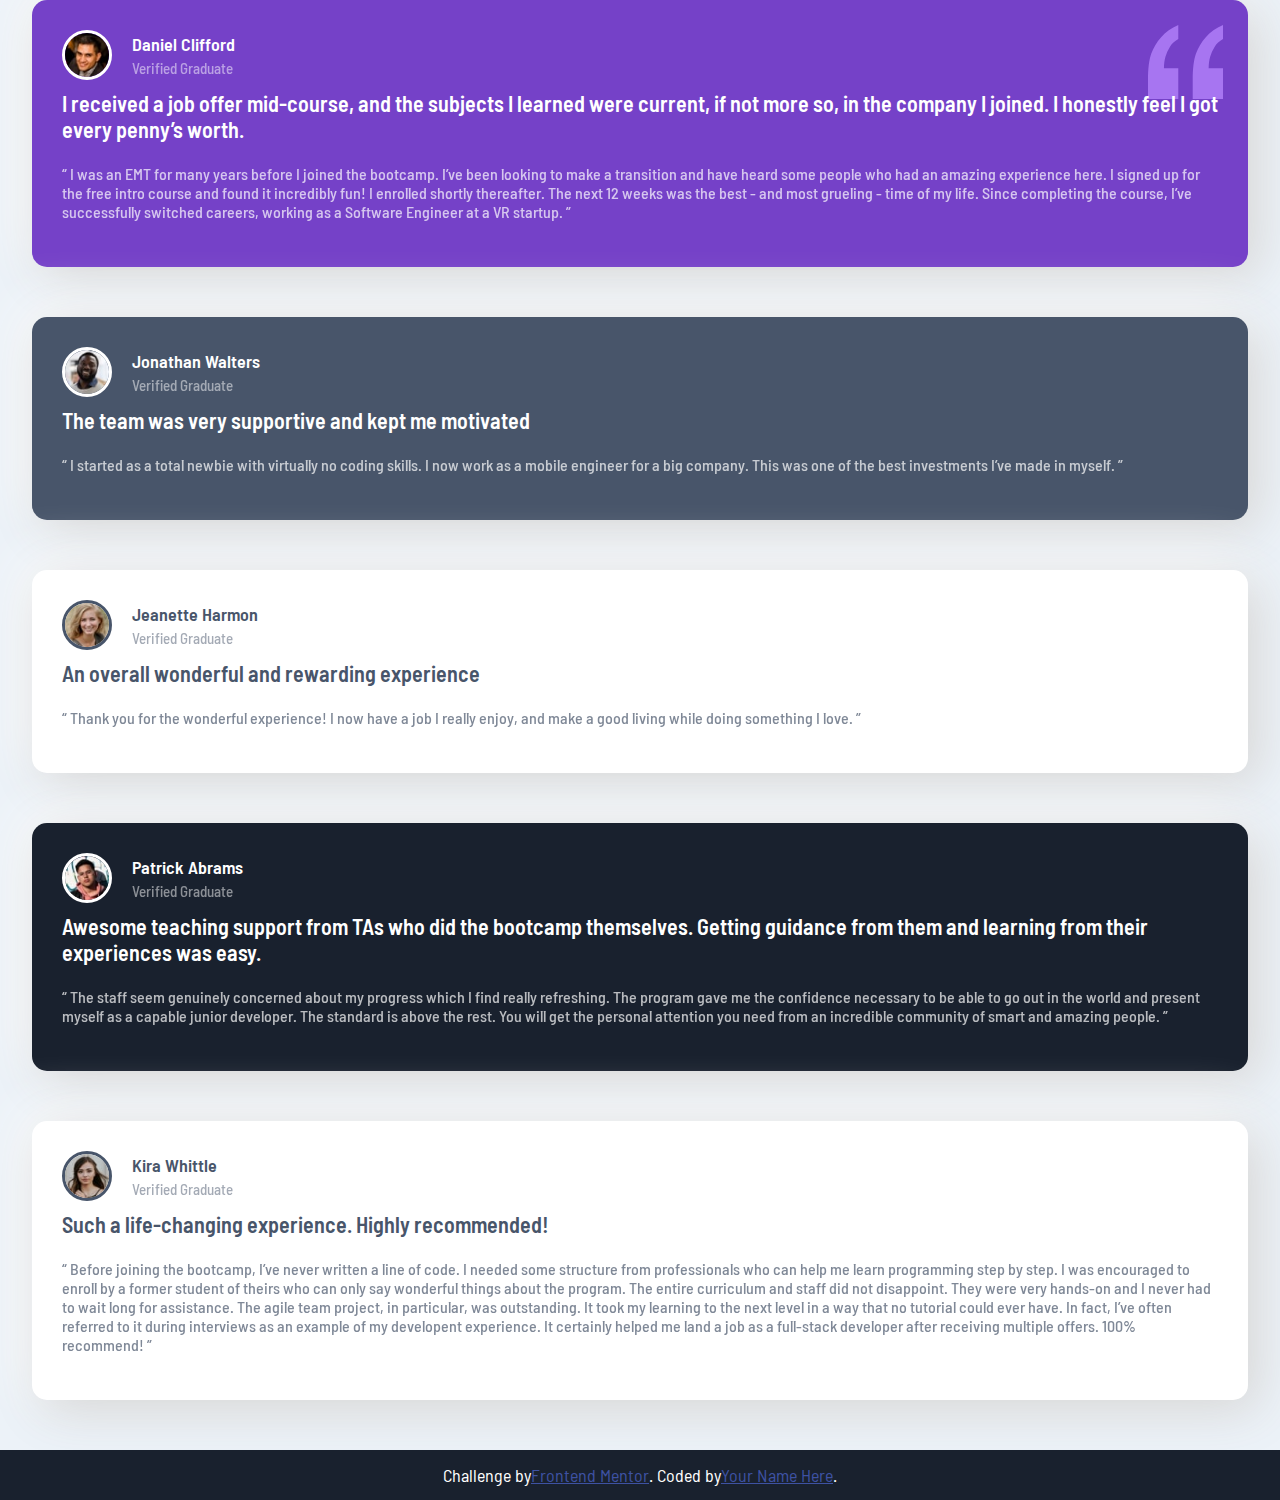
<file: index.html>
<!DOCTYPE html>
<html lang="en">
<head>
  <meta charset="UTF-8">
  <meta name="viewport" content="width=device-width, initial-scale=1.0">

  <link rel="icon" type="image/png" sizes="32x32" href="./images/favicon-32x32.png">
  <link rel="stylesheet" href="style.css">
  
  <title>Frontend Mentor | Testimonials Grid Section Main</title>
</head>
<body>
  <div class="card-container">
    <section class="card card--violet">
      <img src="images/bg-pattern-quotation.svg" alt="" class="decoration">
      <div class="profile">
        <img src="images/image-daniel.jpg" alt="daniel profile image" class="profile__img">
        <div class="profile-text">
          <h2 class="profile__name">Daniel Clifford</h2>
          <p class="profile__stat">Verified Graduate</p>
        </div>
      </div>
      <div class="testimony">
        <p class="testimony__title">
          I received a job offer mid-course, and the subjects I learned were current, if not more so, in the company I joined. I honestly feel I got every penny’s worth.
        </p>
        <p class="testimony__text">
          “ I was an EMT for many years before I joined the bootcamp. I’ve been looking to make a transition and have heard some people who had an amazing experience here. I signed up for the free intro course and found it incredibly fun! I enrolled shortly thereafter. The next 12 weeks was the best - and most grueling - time of my life. Since completing the course, I’ve successfully switched careers, working as a Software Engineer at a VR startup. ”
        </p>
      </div>
    </section>
    <section class="card card--grayish-blue">
      <div class="profile">
        <img src="images/image-jonathan.jpg" alt="jonatan profile image" class="profile__img">
        <div class="profile-text">
          <h2 class="profile__name">Jonathan Walters</h2>
          <p class="profile__stat">Verified Graduate</p>
        </div>
      </div>
      <div class="testimony">
        <p class="testimony__title">
          The team was very supportive and kept me motivated
        </p>
        <p class="testimony__text">
          “ I started as a total newbie with virtually no coding skills. I now work as a mobile engineer for a big company. This was one of the best investments I’ve made in myself. ”
        </p>
      </div>
    </section>
    <section class="card card--white">
      <div class="profile">
        <img src="images/image-jeanette.jpg" alt="jeanette profile image" class="profile__img">
        <div class="profile-text">
          <h2 class="profile__name">Jeanette Harmon</h2>
          <p class="profile__stat">Verified Graduate</p>
        </div>
      </div>
      <div class="testimony">
        <p class="testimony__title">
          An overall wonderful and rewarding experience
        </p>
        <p class="testimony__text">
          “ Thank you for the wonderful experience! I now have a job I really enjoy, and make a good living while doing something I love. ”
        </p>
      </div>
    </section>
    <section class="card card--dark-blue">
      <div class="profile">
        <img src="images/image-patrick.jpg" alt="patrick profile image" class="profile__img">
        <div class="profile-text">
          <h2 class="profile__name">Patrick Abrams</h2>
          <p class="profile__stat">Verified Graduate</p>
        </div>
      </div>
      <div class="testimony">
        <p class="testimony__title">
          Awesome teaching support from TAs who did the bootcamp themselves. Getting guidance from them and learning from their experiences was easy.
        </p>
        <p class="testimony__text">
          “ The staff seem genuinely concerned about my progress which I find really refreshing. The program gave me the confidence necessary to be able to go out in the world and present myself as a capable junior developer. The standard is above the rest. You will get the personal attention you need from an incredible community of smart and amazing people. ”
        </p>
      </div>
    </section>
    <section class="card card--white">
      <div class="profile">
        <img src="images/image-kira.jpg" alt="kira profile image" class="profile__img">
        <div class="profile-text">
          <h2 class="profile__name">Kira Whittle</h2>
          <p class="profile__stat">Verified Graduate</p>
        </div>
      </div>
      <div class="testimony">
        <p class="testimony__title">
          Such a life-changing experience. Highly recommended!
        </p>
        <p class="testimony__text">
          “ Before joining the bootcamp, I’ve never written a line of code. I needed some structure from professionals who can help me learn programming step by step. I was encouraged to enroll by a former student of theirs who can only say wonderful things about the program. The entire curriculum and staff did not disappoint. They were very hands-on and I never had to wait long for assistance. The agile team project, in particular, was outstanding. It took my learning to the next level in a way that no tutorial could ever have. In fact, I’ve often referred to it during interviews as an example of my developent experience. It certainly helped me land a job as a full-stack developer after receiving multiple offers. 
          100% recommend! ”
        </p>
      </div>
    </section>
  </div>

  <footer class="attribution">
    Challenge by <a href="https://www.frontendmentor.io?ref=challenge" target="_blank">Frontend Mentor</a>. 
    Coded by <a href="#">Your Name Here</a>.
  </footer>
</body>
</html>
</file>
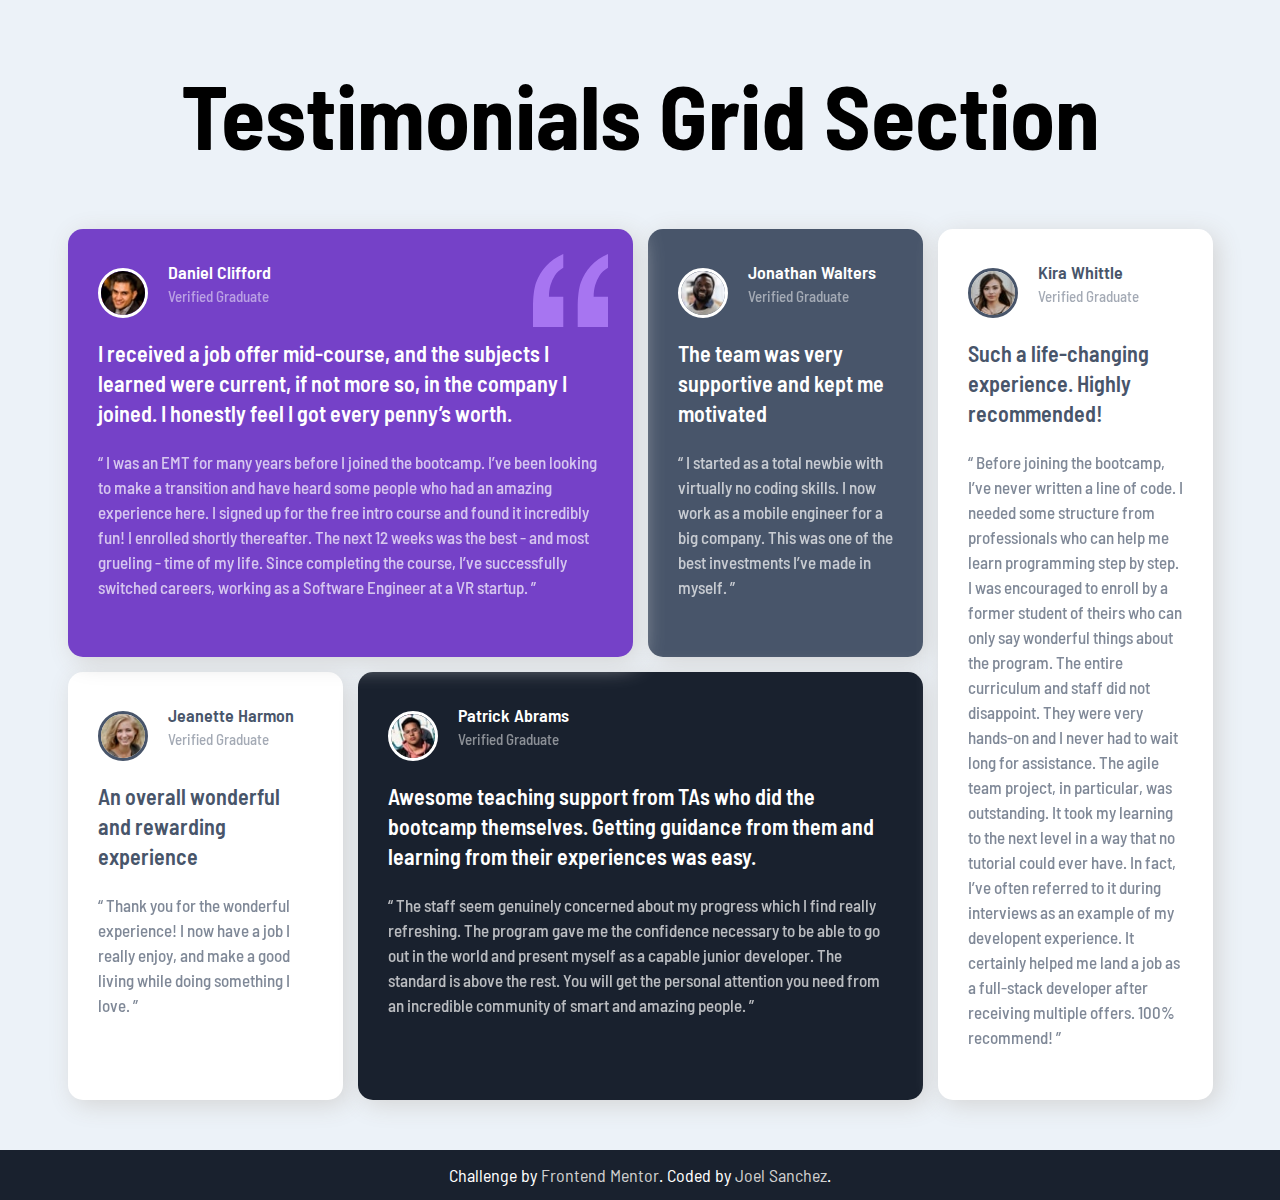
<file: docs/index.html>
<!DOCTYPE html>
<html lang="en">

<head>
  <meta charset="UTF-8">
  <meta name="viewport" content="width=device-width, initial-scale=1.0">

  <link rel="icon" type="image/png" sizes="32x32" href="./images/favicon-32x32.png">
  <link rel="stylesheet" href="css/style.css">

  <title>Frontend Mentor | Testimonials Grid Section Main</title>
</head>

<body>
  <header class="header">
    <h1 class="main-title">
      Testimonials Grid Section
    </h1>
  </header>
  <main class="card-container">
    <section class="card card--violet">
      <img src="assets/images/bg-pattern-quotation.svg" alt="decoration" class="decoration">
      <div class="profile">
        <img src="assets/images/image-daniel.jpg" alt="daniel profile image" class="profile__img">
        <div class="profile-text">
          <h2 class="profile__name">Daniel Clifford</h2>
          <p class="profile__stat">Verified Graduate</p>
        </div>
      </div>
      <div class="testimony">
        <p class="testimony__title">
          I received a job offer mid-course, and the subjects I learned were current, if not more so, in the company I
          joined. I honestly feel I got every penny’s worth.
        </p>
        <p class="testimony__text">
          “ I was an EMT for many years before I joined the bootcamp. I’ve been looking to make a transition and have
          heard some people who had an amazing experience here. I signed up for the free intro course and found it
          incredibly fun! I enrolled shortly thereafter. The next 12 weeks was the best - and most grueling - time of my
          life. Since completing the course, I’ve successfully switched careers, working as a Software Engineer at a VR
          startup. ”
        </p>
      </div>
    </section>
    <section class="card card--grayish-blue">
      <div class="profile">
        <img src="assets/images/image-jonathan.jpg" alt="jonatan profile image" class="profile__img">
        <div class="profile-text">
          <h2 class="profile__name">Jonathan Walters</h2>
          <p class="profile__stat">Verified Graduate</p>
        </div>
      </div>
      <div class="testimony">
        <p class="testimony__title">
          The team was very supportive and kept me motivated
        </p>
        <p class="testimony__text">
          “ I started as a total newbie with virtually no coding skills. I now work as a mobile engineer for a big
          company. This was one of the best investments I’ve made in myself. ”
        </p>
      </div>
    </section>
    <section class="card card--white">
      <div class="profile">
        <img src="assets/images/image-jeanette.jpg" alt="jeanette profile image" class="profile__img">
        <div class="profile-text">
          <h2 class="profile__name">Jeanette Harmon</h2>
          <p class="profile__stat">Verified Graduate</p>
        </div>
      </div>
      <div class="testimony">
        <p class="testimony__title">
          An overall wonderful and rewarding experience
        </p>
        <p class="testimony__text">
          “ Thank you for the wonderful experience! I now have a job I really enjoy, and make a good living while doing
          something I love. ”
        </p>
      </div>
    </section>
    <section class="card card--dark-blue">
      <div class="profile">
        <img src="assets/images/image-patrick.jpg" alt="patrick profile image" class="profile__img">
        <div class="profile-text">
          <h2 class="profile__name">Patrick Abrams</h2>
          <p class="profile__stat">Verified Graduate</p>
        </div>
      </div>
      <div class="testimony">
        <p class="testimony__title">
          Awesome teaching support from TAs who did the bootcamp themselves. Getting guidance from them and learning
          from their experiences was easy.
        </p>
        <p class="testimony__text">
          “ The staff seem genuinely concerned about my progress which I find really refreshing. The program gave me the
          confidence necessary to be able to go out in the world and present myself as a capable junior developer. The
          standard is above the rest. You will get the personal attention you need from an incredible community of smart
          and amazing people. ”
        </p>
      </div>
    </section>
    <section class="card card--white">
      <div class="profile">
        <img src="assets/images/image-kira.jpg" alt="kira profile image" class="profile__img">
        <div class="profile-text">
          <h2 class="profile__name">Kira Whittle</h2>
          <p class="profile__stat">Verified Graduate</p>
        </div>
      </div>
      <div class="testimony">
        <p class="testimony__title">
          Such a life-changing experience. Highly recommended!
        </p>
        <p class="testimony__text">
          “ Before joining the bootcamp, I’ve never written a line of code. I needed some structure from professionals
          who can help me learn programming step by step. I was encouraged to enroll by a former student of theirs who
          can only say wonderful things about the program. The entire curriculum and staff did not disappoint. They were
          very hands-on and I never had to wait long for assistance. The agile team project, in particular, was
          outstanding. It took my learning to the next level in a way that no tutorial could ever have. In fact, I’ve
          often referred to it during interviews as an example of my developent experience. It certainly helped me land
          a job as a full-stack developer after receiving multiple offers.
          100% recommend! ”
        </p>
      </div>
    </section>
  </main>

  <footer class="attribution" role="doc-footnote">
    <p>
      Challenge by <a href="https://www.frontendmentor.io?ref=challenge" target="_blank">Frontend Mentor</a>.
      Coded by <a href="https://github.com/sanchezdev-1906" target="_blank">Joel Sanchez</a>.
    </p>
  </footer>
</body>

</html>
</file>
<file: style.css>
@import url("https://fonts.googleapis.com/css2?family=Barlow+Semi+Condensed:wght@500;600&display=swap");
:root {
  --violet: hsl(263, 55%, 52%);
  --grayish-blue: hsl(217, 19%, 35%);
  --dark-blue: hsl(219, 29%, 14%);
  --white: hsl(0, 0%, 100%);

  --Light-gray: hsl(0, 0%, 81%);
  --Light-grayish-blue: hsl(210, 46%, 95%);
}

body {
  position: relative;
  margin: 0;
  padding-bottom: 50px;
  background-color: var(--Light-grayish-blue);
  font-family: "Barlow Semi Condensed", sans-serif;
  min-height: 100vh;
}

.card {
  position: relative;

  width: 95%;
  padding: 30px;
  margin-bottom: 50px;
  margin-right: auto;
  margin-left: auto;

  box-sizing: border-box;
  border-radius: 15px;
  box-shadow: 10px 10px 50px #d4d4d4, -10px -10px 50px #ffffff;
}

.card--violet {
  background-color: var(--violet);
}
.card--grayish-blue {
  background-color: var(--grayish-blue);
}
.card--white {
  background-color: var(--white);
}
.card--dark-blue {
  background-color: var(--dark-blue);
}

.card--violet,
.card--grayish-blue,
.card--dark-blue {
  color: white;
}
.card--white {
  color: var(--grayish-blue);
}

.profile {
  display: flex;
  justify-content: start;
  align-items: center;
}

.decoration {
  position: absolute;

  max-width: 50%;
  width: 75px;
  right: 25px;
  top: 25px;
}

.profile__img {
  box-sizing: border-box;
  border-radius: 100%;
  height: 50px;
  margin-right: 20px;
  border: solid 3px currentColor;
}

.profile__name {
  font-size: 18px;
  font-weight: 600;
  line-height: 26px;
  margin: 0;
}
.profile__stat {
  font-size: 15px;
  font-weight: 500;
  line-height: 23px;
  margin: 0;
  filter: opacity(50%);
}

.testimony__title {
  position: relative;
  z-index: 50;

  font-size: 22px;
  font-weight: 600;
  margin-top: 10px;
}
.testimony__text {
  filter: opacity(70%);
  font-weight: 500;
}

.decoration {
  position: absolute;

  max-width: 50%;
  width: 75px;
}

.attribution {
  position: absolute;
  bottom: 0;
  z-index: 100;

  display: flex;
  justify-content: center;
  align-items: center;

  height: 50px;
  width: 100%;
  background-color: var(--dark-blue);
  
  color: var(--white);
  text-align: center;
  font-size: 18px;
  line-height: 24px;
}
.attribution a {
  color: hsl(228, 45%, 44%);
}
</file>
<file: docs/css/style.css>
@import url("https://fonts.googleapis.com/css2?family=Barlow+Semi+Condensed:wght@500;600&display=swap");
:root {
  --violet: hsl(263, 55%, 52%);
  --grayish-blue: hsl(217, 19%, 35%);
  --dark-blue: hsl(219, 29%, 14%);
  --white: hsl(0, 0%, 100%);

  --Light-gray: hsl(0, 0%, 81%);
  --Light-grayish-blue: hsl(210, 46%, 95%);
}

body {
  box-sizing: border-box;
  margin: 0;
  background-color: var(--Light-grayish-blue);
  font-family: "Barlow Semi Condensed", sans-serif;
  min-height: 100vh;
}

.main-title
{
  font-size: 10vmin;
  text-align: center;
}

.card-container
{
  height: max-content;
  margin-bottom: 50px;
}

.card {
  max-width: 90%;
  width: 400px;
  height: 100%;
  padding: 30px;
  margin-bottom: 30px;
  margin-right: auto;
  margin-left: auto;
  
  box-sizing: border-box;
  border-radius: 15px;
  box-shadow: 5px 5px 25px #d4d4d4;
}
.card-container :last-child
{
  margin-bottom: 10px;
}

@media screen and (min-width: 975px) {
  .card-container
  {
    display: grid;
    grid-template-columns: repeat(3, minmax(min-content,300px));
    grid-template-rows: repeat(3, minmax(min-content, 400px));
    justify-content: center;
    gap: 15px;
  }
  .card 
  {
    max-width: 100%;
    width: 100%;
    margin: 0;
  }

  .card:nth-child(1)
  {
    grid-column: 1/3;
    grid-row: 0/1;
  }
  .card:nth-child(2)
  {
    grid-column: 3/4;
    grid-row: 1/2;
  }
  .card:nth-child(3)
  {
    grid-column: 1/2;
    grid-row: 2/3;
  }
  .card:nth-child(4)
  {
    grid-column: 2/4;
    grid-row: 2/3;
  }
  .card:nth-child(5)
  {
    grid-column: 1/-1;
    grid-row: 3/4;
  }
}

@media screen and (min-width: 1200px) {
  .card-container
  {
    display: grid;
    grid-template-columns: repeat(4, minmax(min-content,275px));
    grid-template-rows: repeat(2, minmax(min-content,415px));
    justify-content: center;
    gap: 15px;
  }
  .card 
  {
    max-width: 100%;
    width: 100%;
    margin: 0;
  }

  .card:nth-child(1)
  {
    grid-column: 1/3;
    grid-row: 1/2;
  }
  .card:nth-child(2)
  {
    grid-column: 3/4;
    grid-row: 1/2;
  }
  .card:nth-child(3)
  {
    grid-column: 1/2;
    grid-row: 2/3;
  }
  .card:nth-child(4)
  {
    grid-column: 2/4;
    grid-row: 2/3;
  }
  .card:nth-child(5)
  {
    grid-column: 4/5;
    grid-row: 1/3;
  }
}

.card--violet {
  position: relative;
  background-color: var(--violet);
}
.card--grayish-blue {
  background-color: var(--grayish-blue);
}
.card--white {
  background-color: var(--white);
}
.card--dark-blue {
  background-color: var(--dark-blue);
}

.card--violet,
.card--grayish-blue,
.card--dark-blue {
  color: white;
}
.card--white {
  color: var(--grayish-blue);
}

.profile {
  display: flex;
  justify-content: start;
  align-items: center;
}

.decoration {
  position: absolute;
  z-index: 60;

  max-width: 50%;
  width: 75px;
  right: 25px;
  top: 25px;
}

@media screen and (max-width: 400px) {
  .decoration
  {
    display: none;
  }
}

.profile__img {
  box-sizing: border-box;
  border-radius: 100%;
  height: 50px;
  margin-right: 20px;
  border: solid 3px currentColor;
}

.profile__name {
  font-size: 18px;
  font-weight: 600;
  line-height: 26px;
  margin: 0;
}
.profile__stat {
  font-size: 15px;
  font-weight: 500;
  line-height: 23px;
  margin: 0;
  filter: opacity(50%);
}

.testimony__title {
  position: relative;
  z-index: 50;

  font-size: 22px;
  line-height: 30px;
  font-weight: 600;
  margin-top: 10px;
}
.testimony__text {
  filter: opacity(70%);
  font-weight: 500;
  font-size: 17px;
  line-height: 25px;
}

.decoration {
  position: absolute;

  max-width: 50%;
  width: 75px;
}

.attribution {
  display: flex;
  justify-content: center;
  align-items: center;

  height: 50px;
  width: 100%;
  background-color: var(--dark-blue);
  
  color: var(--white);
  text-align: center;
  font-size: 18px;
  line-height: 24px;
}
.attribution a {
  color: var(--Light-gray);
  text-decoration: none;
}
@media screen and (min-width: 1000px) {
  .attribution a:hover,
  .attribution a:active
  {
    text-shadow: 0 0 2px var(--Light-gray);
    text-decoration: underline;
  }
}
</file>
